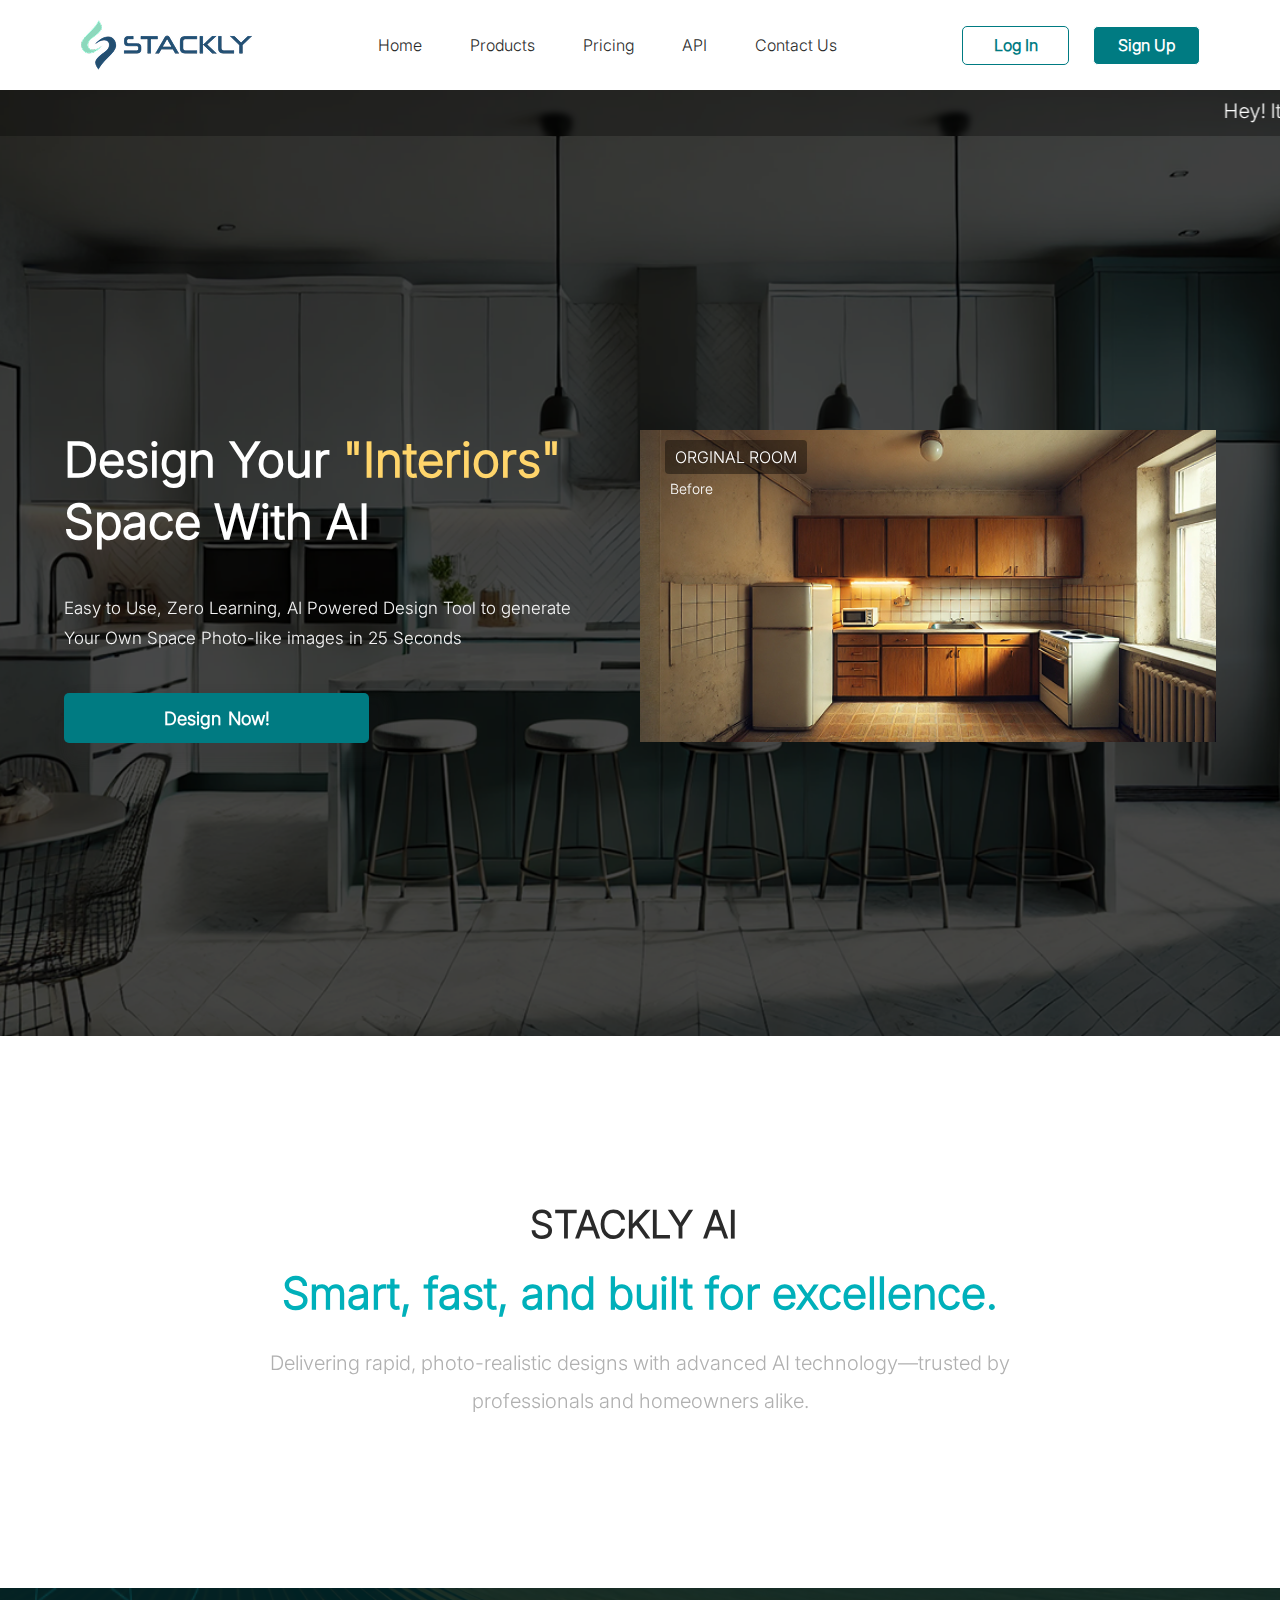
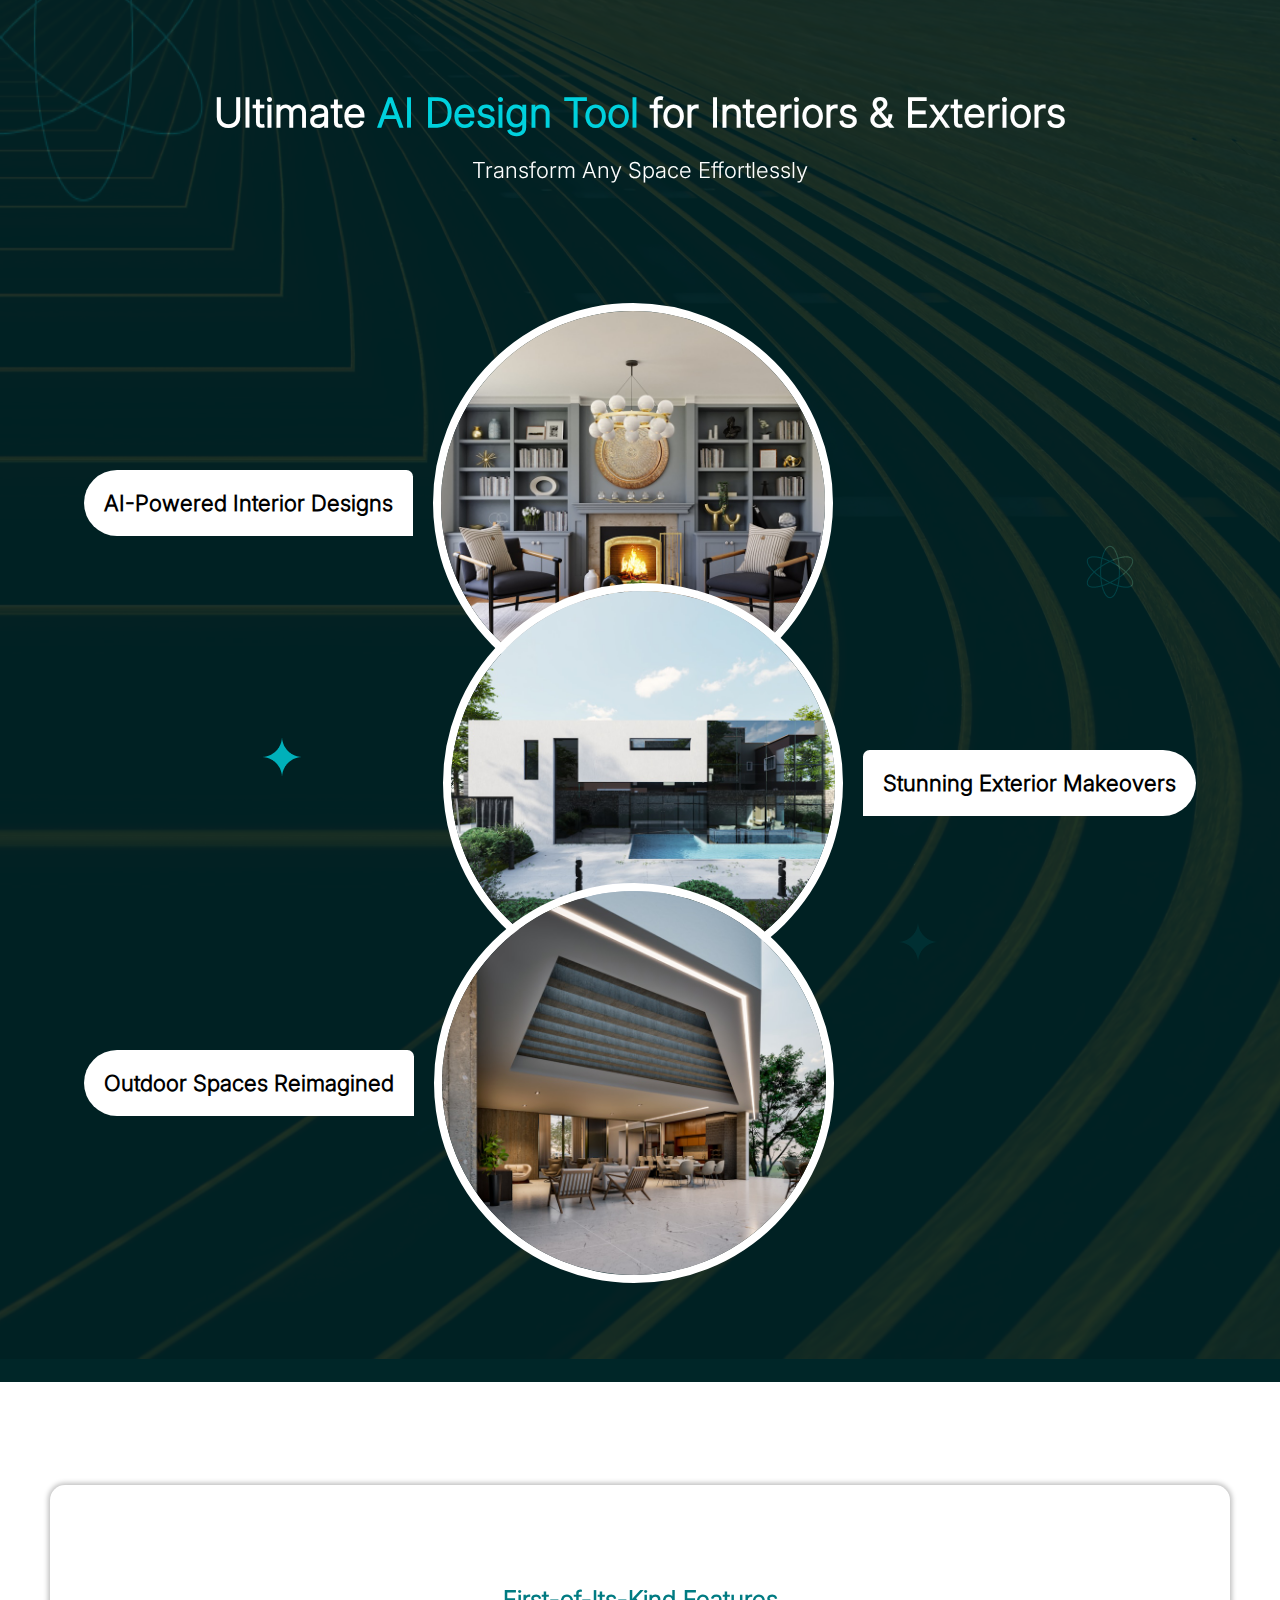
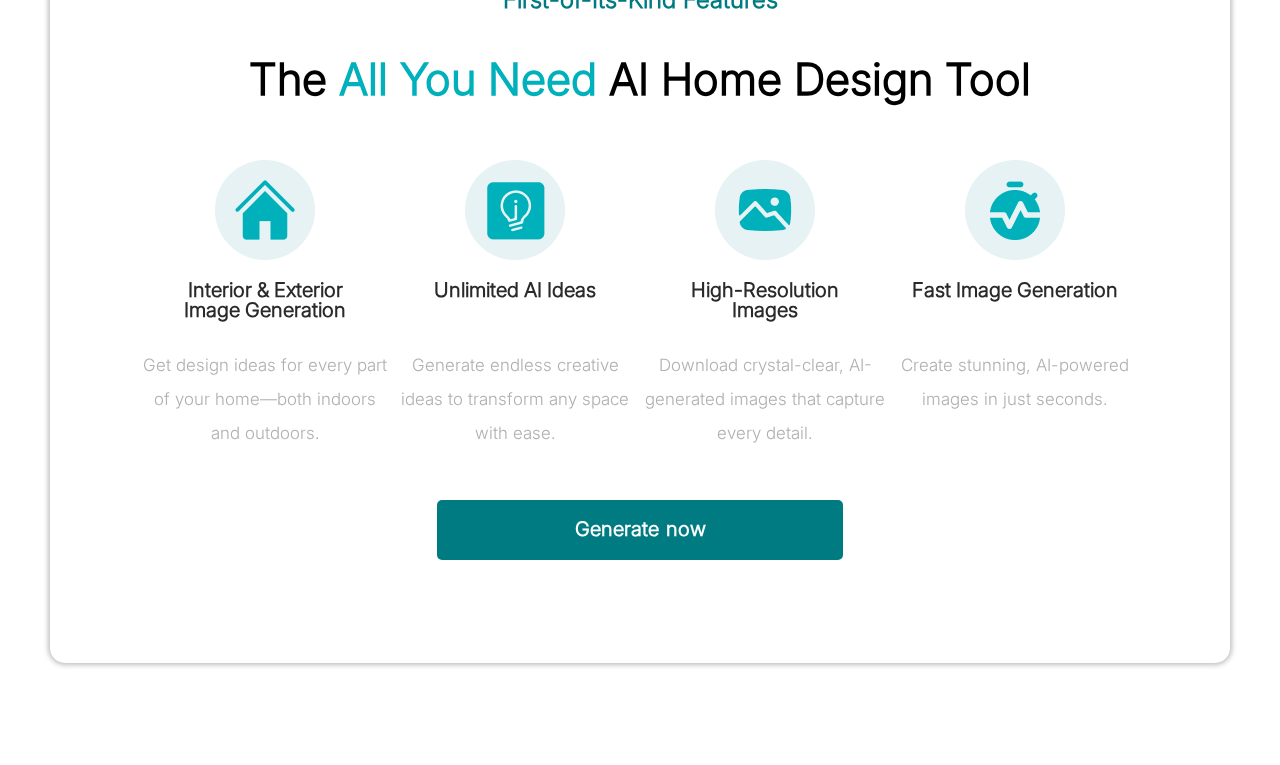
<file: index.html>
<!DOCTYPE html>
<html lang="en">

<head>
    <meta charset="UTF-8">
    <meta name="viewport" content="width=device-width, initial-scale=1.0">
    <title>StacklyAI - Home</title>
    <link rel="stylesheet" href="./home.css">
</head>

<body>

    <!-- header  -->


    <header>
        <img src="./assets/Logo.png" alt="Logo">
        <nav>
            <ul>
                <li><a href="">Home</a></li>
                <li><a href="">Products</a></li>
                <li><a href="">Pricing</a></li>
                <li><a href="">API</a></li>
                <li><a href="">Contact Us</a></li>
                <div class="buttonn">
                    <div class="login"><a href="./logIn.html">Log In</a></div>
                    <div class="signup"><a href="./signUp.html">Sign Up</a></div>
                </div>
            </ul>
        </nav>
        <div class="button">
            <div class="login"><a href="./logIn.html">Log In</a></div>
            <div class="signup"><a href="./signUp.html">Sign Up</a></div>
        </div>

        <div class="menu">
            <div class="line"></div>
            <div class="line"></div>
            <div class="line"></div>
        </div>
    </header> 


    <!-- Banner  -->


    <div class="banner">
        <div class="bac-color">
            

            <div class="marquee">
                <marquee>
                    <p>Hey! It looks like you are from USA . We support Purchasing Power Parity pricing, so enjoy 50%
                        off on your subscription. Use code: abc589
                        Hey! It looks like you are from USA . We support Purchasing Power Parity pricing, so enjoy 50%
                        off on your subscription. Use code: abc589</p>
                </marquee>
            </div>

            <div class="banner_home">
                <div class="banner_text">
                    <h3>Design Your <span>"Interiors"</span><br>Space With AI</h3>
                    <p>Easy to Use, Zero Learning, AI Powered Design Tool to generate Your Own Space Photo-like images
                        in 25 Seconds</p>

                    <div class="banner_button">
                        <p>Design Now!</p>
                    </div>

                </div>
                <div class="banner_img">
                        <div class="banner_cont">

                            <div class="right-btn">
                                <p>ORGINAL ROOM</p>
                            </div>

                            <p>Before</p>

                        </div>
                    </div>
                </div>
            </div>
        </div>
    </div>

    <!-- section2 -->

    <section class="section2">
        <h3>STACKLY AI</h3>
        <h2>Smart, fast, and built for excellence.</h2>
        <p>Delivering rapid, photo-realistic designs with advanced AI technology—trusted by professionals and homeowners
            alike.</p>
    </section>

    <!-- section3 -->
        <section class="section3">
        <div class="bgcolor">
            <div class="bgimg">

                <img src="./assets/home/sec3/arcticons_ai-chat-alt-1.png" alt=""
                    style="position:absolute;width: 240px;height: 240px;top: 0;left: 0;mix-blend-mode: Overlay;">
                <img src="./assets/home/sec3/arcticons_ai-chat-alt-2.png" alt=""
                    style="position:absolute;width: 60px;height: 60px;top: 554px;left: 1080px;mix-blend-mode: Overlay;">
                <img src="./assets/home/sec3/material-icon-theme_gemini-ai.png"
                    style="position:absolute;width: 44px;height: 44px;top: 747px;left: 260px;" alt="">
                <img src="./assets/home/sec3/material-icon-theme_gemini-ai(1).png"
                    style="position:absolute;width: 44px;height: 44px;top: 932px;left: 70%;" alt="">


                <h1>Ultimate <span style="color: #00D1DD;opacity: 100%;">AI Design Tool</span> for Interiors & Exteriors
                </h1>
                <p>Transform Any Space Effortlessly</p>

                <div class="designs">
                    <div class="design design1">

                        <p
                            style="border-top-left-radius: 100px;border-top-right-radius: 20px;border-bottom-left-radius: 100px;">
                            AI-Powered Interior Designs</p>
                        <img src="./assets/home/sec3/design1.jpeg" alt="">

                    </div>
                    <div class="design design2">

                        <img src="./assets/home/sec3/design2.jpeg" alt="">
                        <p
                            style="border-top-right-radius: 100px;border-top-left-radius: 20px;border-bottom-right-radius: 100px;">
                            Stunning Exterior Makeovers</p>

                    </div>
                    <div class="design design3">

                        <p
                            style="border-top-left-radius: 100px;border-top-right-radius: 20px;border-bottom-left-radius: 100px;">
                            Outdoor Spaces Reimagined</p>
                        <img src="./assets/home/sec3/design3.jpeg" alt="">

                    </div>
                </div>

            </div>
        </div>
    </section> 

    <!-- section4 -->
    <section class="section4">
        <div class="innerbox">
            <p>First-of-Its-Kind Features</p>
            <h2>The <span>All You Need</span> AI Home Design Tool</h2>

            <div class="iconbox">

                <div class="icon1">
                    <img src="./assets/home/sec4/1.png" alt="icon1">
                    <h3>Interior & Exterior Image Generation</h3>
                    <p>Get design ideas for every part of your home—both indoors and outdoors.</p>
                </div>

                <div class="icon1">
                    <img src="./assets/home/sec4/2.png" alt="icon1">
                    <h3>Unlimited AI Ideas</h3>
                    <p>Generate endless creative ideas to transform any space with ease.</p>
                </div>

                <div class="icon1">
                    <img src="./assets/home/sec4/3.png" alt="icon1">
                    <h3>High-Resolution Images</h3>
                    <p>Download crystal-clear, AI-generated images that capture every detail.</p>
                </div>

                <div class="icon1">
                    <img src="./assets/home/sec4/4.png" alt="icon1">
                    <h3>Fast Image Generation</h3>
                    <p>Create stunning, AI-powered images in just seconds.</p>
                </div>

            </div>
            <div class="s4button">
                <p><a href="">Generate now</a></p>
            </div>
        </div>
    </section>

    <!-- section5 -->

    <!-- <section class="section5">
        <div class="sec5innerbox">
            <h1>DESIGN YOUR <SPan>FUTURE HOME</SPan></h1>
            <P>Bring your dream home to life! Explore innovative designs, customize every detail, and create a space
                that reflects your style and vision</P>
            <div class="img">
                <img src="./assets/sec5/Frame 182.png" alt="gallery">
            </div>
        </div>
    </section> -->





<script>
   const menu = document.querySelector('.menu');
   const ul = document.querySelector('nav ul');
    
    menu.addEventListener('click', () => {
        ul.classList.toggle('active');
        // menu.classList.toggle('active');
    })
</script>
</body>

</html>
</file>
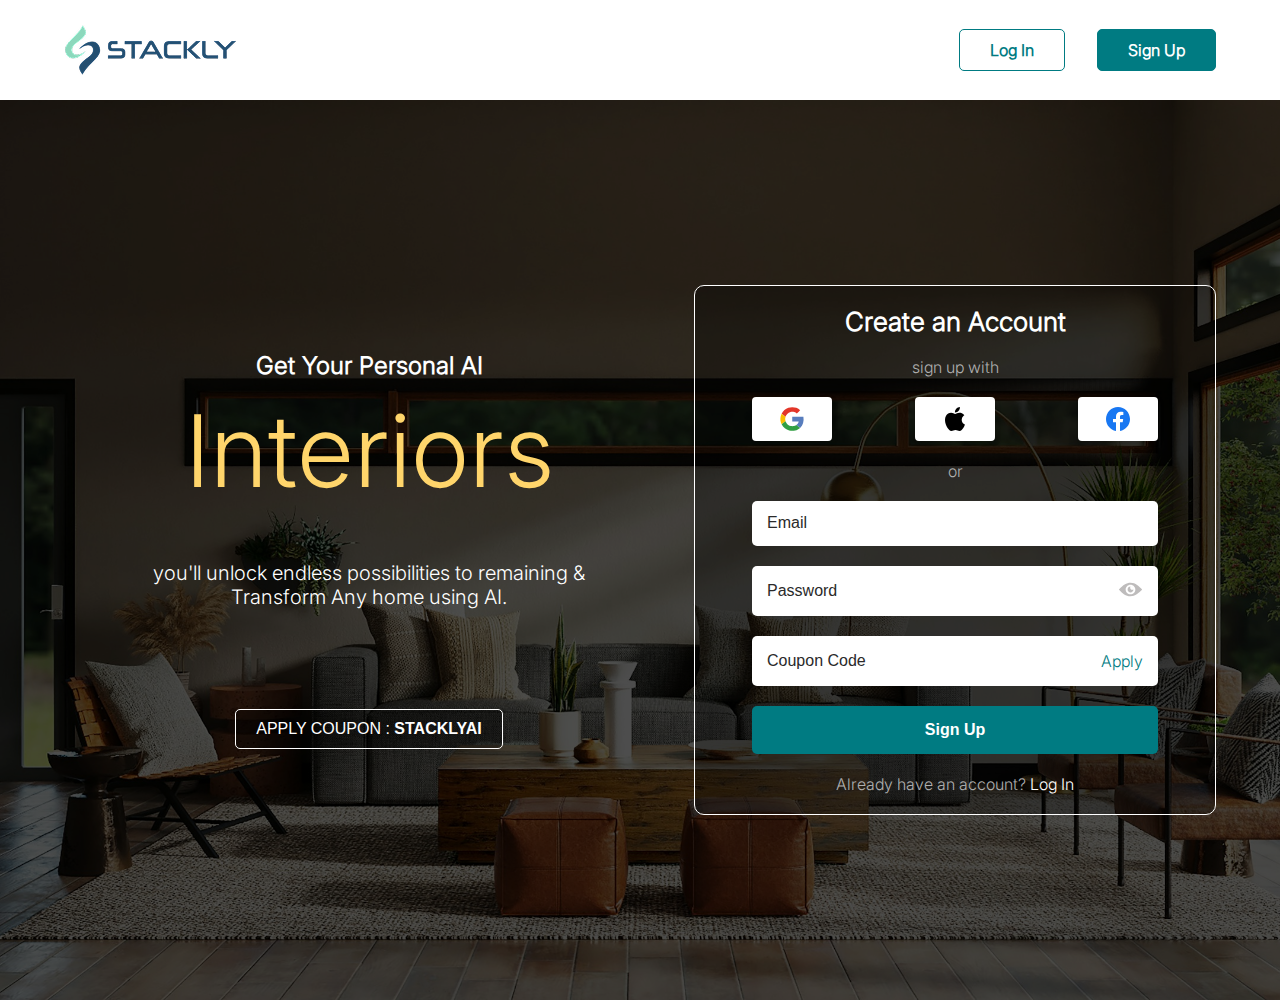
<file: Index.html>
<!DOCTYPE html>
<html lang="en">

<head>
    <meta charset="UTF-8">
    <meta name="viewport" content="width=device-width, initial-scale=1.0">
    <title>Stackly-Sign up</title>
    <link rel="stylesheet" href="./signUp.css">
</head>

<body>

    <!-- signup pg -->
    <div class="title">
        <img src="./assets/Logo.png" alt="logo">
        <div class="btn-grp">
            <a href="./logIn.html"><button class="log">Log In</button></a>
            <a href=""><button class="sign">Sign Up</button></a>
        </div>
    </div>

    <div class="sign-up">
        <div class="black-bg">
            <div class="text-cont">
                <h3>Get Your Personal AI</h3>
                <h1>Interiors</h1>
                <p class="con2">you'll unlock endless possibilities to remaining & Transform Any home using AI.</p>
                <button>
                    APPLY COUPON : <span>STACKLYAI</span>
                </button>
            </div>
            <div class="inp-cont">

                <h3>Create an Account</h3>
                <p class="para1">sign up with</p>
                <div class="social">
                    <a href="#"><button><svg xmlns="http://www.w3.org/2000/svg" width="24" height="24"
                                viewBox="0 0 24 24" fill="none">
                                <g clip-path="url(#clip0_36_40)">
                                    <path
                                        d="M8.36055 0.789371C5.96258 1.62125 3.89457 3.20018 2.46029 5.29425C1.026 7.38832 0.301037 9.88714 0.391883 12.4237C0.482728 14.9602 1.38459 17.4008 2.96501 19.3869C4.54543 21.373 6.72109 22.7999 9.17243 23.4581C11.1598 23.9709 13.2419 23.9934 15.2399 23.5237C17.0499 23.1172 18.7233 22.2476 20.0962 21C21.5251 19.6619 22.5622 17.9596 23.0962 16.0762C23.6765 14.0281 23.7798 11.8742 23.3981 9.78H12.2381V14.4094H18.7012C18.572 15.1477 18.2952 15.8524 17.8873 16.4813C17.4795 17.1102 16.9489 17.6503 16.3274 18.0694C15.5382 18.5914 14.6485 18.9427 13.7156 19.1006C12.7798 19.2746 11.82 19.2746 10.8843 19.1006C9.93591 18.9045 9.03874 18.5131 8.24993 17.9512C6.98271 17.0542 6.0312 15.7799 5.53118 14.31C5.02271 12.8126 5.02271 11.1893 5.53118 9.69187C5.8871 8.64228 6.47549 7.68663 7.25243 6.89625C8.14154 5.97515 9.26718 5.31674 10.5058 4.99326C11.7445 4.66979 13.0484 4.69374 14.2743 5.0625C15.232 5.35648 16.1078 5.87013 16.8318 6.5625C17.5606 5.8375 18.2881 5.11062 19.0143 4.38187C19.3893 3.99 19.7981 3.61687 20.1674 3.21562C19.0622 2.18714 17.765 1.38685 16.3499 0.860622C13.7731 -0.0750226 10.9536 -0.100167 8.36055 0.789371Z"
                                        fill="white" />
                                    <path
                                        d="M8.3607 0.789367C10.9536 -0.100776 13.7731 -0.0762934 16.3501 0.858742C17.7654 1.38855 19.062 2.19269 20.1657 3.22499C19.7907 3.62624 19.3951 4.00124 19.0126 4.39124C18.2851 5.11749 17.5582 5.84124 16.832 6.56249C16.1079 5.87012 15.2321 5.35648 14.2745 5.06249C13.0489 4.69244 11.7451 4.66711 10.5061 4.98926C9.26712 5.31141 8.14079 5.96861 7.2507 6.88874C6.47377 7.67912 5.88538 8.63477 5.52945 9.68437L1.64258 6.67499C3.03384 3.91604 5.44273 1.80566 8.3607 0.789367Z"
                                        fill="#E33629" />
                                    <path
                                        d="M0.611157 9.65624C0.820072 8.62085 1.16691 7.61816 1.64241 6.67499L5.52928 9.69186C5.02081 11.1892 5.02081 12.8126 5.52928 14.31C4.23428 15.31 2.93866 16.315 1.64241 17.325C0.452064 14.9556 0.0890305 12.2559 0.611157 9.65624Z"
                                        fill="#F8BD00" />
                                    <path
                                        d="M12.2381 9.77814H23.3981C23.7799 11.8724 23.6766 14.0263 23.0963 16.0744C22.5623 17.9578 21.5252 19.66 20.0963 20.9981C18.8419 20.0194 17.5819 19.0481 16.3275 18.0694C16.9494 17.6499 17.4802 17.1092 17.8881 16.4796C18.296 15.8501 18.5726 15.1447 18.7013 14.4056H12.2381C12.2363 12.8644 12.2381 11.3213 12.2381 9.77814Z"
                                        fill="#587DBD" />
                                    <path
                                        d="M1.64062 17.325C2.93687 16.325 4.2325 15.32 5.5275 14.31C6.02851 15.7804 6.98138 17.0548 8.25 17.9512C9.04127 18.5105 9.94037 18.8987 10.89 19.0912C11.8257 19.2652 12.7855 19.2652 13.7213 19.0912C14.6542 18.9333 15.5439 18.5821 16.3331 18.06C17.5875 19.0387 18.8475 20.01 20.1019 20.9887C18.7292 22.237 17.0558 23.1073 15.2456 23.5144C13.2476 23.9841 11.1655 23.9616 9.17813 23.4487C7.60632 23.0291 6.13814 22.2892 4.86563 21.2756C3.51874 20.2063 2.41867 18.8587 1.64062 17.325Z"
                                        fill="#319F43" />
                                </g>
                                <defs>
                                    <clipPath id="clip0_36_40">
                                        <rect width="24" height="24" fill="white" />
                                    </clipPath>
                                </defs>
                            </svg></button></a>
                    <a href="#"><button><svg xmlns="http://www.w3.org/2000/svg" width="24" height="24"
                                viewBox="0 0 24 24" fill="none">
                                <path
                                    d="M18.7026 12.7535C18.6719 9.71361 21.2398 8.25549 21.354 8.18348C19.911 6.11931 17.6636 5.83729 16.8629 5.80488C14.9508 5.61527 13.1308 6.90538 12.1594 6.90538C11.1916 6.90538 9.69339 5.83249 8.1067 5.86129C6.02388 5.89129 4.10193 7.04459 3.02858 8.86874C0.862246 12.541 2.47349 17.9835 4.58456 20.9621C5.61615 22.4203 6.84669 24.0584 8.46162 23.9984C10.0164 23.9384 10.6046 23.0155 12.4848 23.0155C14.365 23.0155 14.8943 23.9996 16.5399 23.9696C18.2138 23.9384 19.2737 22.4827 20.2979 21.021C21.483 19.3288 21.9705 17.6907 22 17.6067C21.9632 17.5911 18.7358 16.3826 18.7038 12.7523L18.7026 12.7535ZM15.6103 3.83312C16.4675 2.81663 17.0459 1.40652 16.8875 0C15.6533 0.048004 14.1562 0.804067 13.2708 1.81815C12.4762 2.71823 11.7799 4.15235 11.9666 5.53126C13.3445 5.63687 14.7519 4.8472 15.6103 3.83312Z"
                                    fill="black" />
                            </svg></button></a>
                    <a href="#"><button><svg xmlns="http://www.w3.org/2000/svg" width="24" height="24"
                                viewBox="0 0 24 24" fill="none">
                                <g clip-path="url(#clip0_36_50)">
                                    <mask id="mask0_36_50" style="mask-type:luminance" maskUnits="userSpaceOnUse" x="0"
                                        y="0" width="24" height="24">
                                        <path d="M0 0H24V24H0V0Z" fill="white" />
                                    </mask>
                                    <g mask="url(#mask0_36_50)">
                                        <path fill-rule="evenodd" clip-rule="evenodd"
                                            d="M0 12.067C0 18.034 4.333 22.994 10 24V15.333H7V12H10V9.333C10 6.333 11.933 4.667 14.667 4.667C15.533 4.667 16.467 4.8 17.333 4.933V8H15.8C14.333 8 14 8.733 14 9.667V12H17.2L16.667 15.333H14V24C19.667 22.994 24 18.034 24 12.067C24 5.43 18.6 0 12 0C5.4 0 0 5.43 0 12.067Z"
                                            fill="#1877F2" />
                                    </g>
                                </g>
                                <defs>
                                    <clipPath id="clip0_36_50">
                                        <rect width="24" height="24" fill="white" />
                                    </clipPath>
                                </defs>
                            </svg></button></a>
                </div>
                <p class="para2">or</p>
                <form action="">
                    <input type="email" placeholder="Email" required>

                    <div class="password">
                        <input type="password" id="password" placeholder="Password" required>
                        <span class="svg-cont" onclick="showPassword()">
                            <svg xmlns="http://www.w3.org/2000/svg" width="25" height="15" viewBox="0 0 25 15"
                                fill="none">
                                <path
                                    d="M24.0705 7.51211C21.3277 4.35156 17.5375 0.71875 12.5 0.71875C10.4656 0.71875 8.60078 1.29395 6.63301 2.52305C4.97402 3.56445 3.27266 5.02969 0.935547 7.43945L0.875 7.5L1.28066 7.91777C4.6168 11.3326 7.49883 14.2812 12.5 14.2812C14.71 14.2812 16.8533 13.5607 19.0512 12.0773C20.9221 10.8119 22.5145 9.20742 23.792 7.91172L24.125 7.57871L24.0705 7.51211ZM12.5 12.3438C9.82988 12.3438 7.65625 10.1701 7.65625 7.5C7.65625 4.82988 9.82988 2.65625 12.5 2.65625C15.1701 2.65625 17.3438 4.82988 17.3438 7.5C17.3438 10.1701 15.1701 12.3438 12.5 12.3438Z"
                                    fill="#BEBCBC" />
                                <path
                                    d="M12.1609 5.73203C12.1609 5.31426 12.282 4.9207 12.4939 4.59375C10.8895 4.59375 9.59375 5.90156 9.59375 7.51211C9.59375 9.12266 10.8955 10.4244 12.4939 10.4244C14.0924 10.4244 15.4002 9.12266 15.4002 7.51211C15.0732 7.72402 14.6797 7.84512 14.2619 7.84512C13.1055 7.83906 12.1609 6.89453 12.1609 5.73203Z"
                                    fill="#BEBCBC" />
                            </svg>
                        </span>
                    </div>

                    <div class="coupon">
                        <input type="text" placeholder="Coupon Code " id="coupon">
                        <span id="apply_btn" onclick="applyCoupon()">Apply</span>
                    </div>

                    <input type="submit" value="Sign Up" class="submit-btn">
                    <p class="signUp">Already have an account? <a href="./logIn.html">Log In</a></p>
                </form>

            </div>
        </div>
    </div>


    <script>
        const applyBtn = document.querySelector("#apply_btn");
        const user = document.querySelector("#coupon");
        const passwordInp = document.querySelector("#password");

        const coupon = "STACKLYAI";

        function applyCoupon() {
            let userData = user.value;

            if (coupon == userData) {
                applyBtn.style.color = "green";
                applyBtn.innerHTML = "Coupon Applied";
            } else {
                applyBtn.style.color = "red";
                applyBtn.innerHTML = "Invalid Coupon";
            }
        }

        function showPassword() {
            if (passwordInp.getAttribute("type") === "password") {
                passwordInp.setAttribute("type", "text");
            } else {
                passwordInp.setAttribute("type", "password");
            }
        }
    </script>
</body>

</html>
</file>
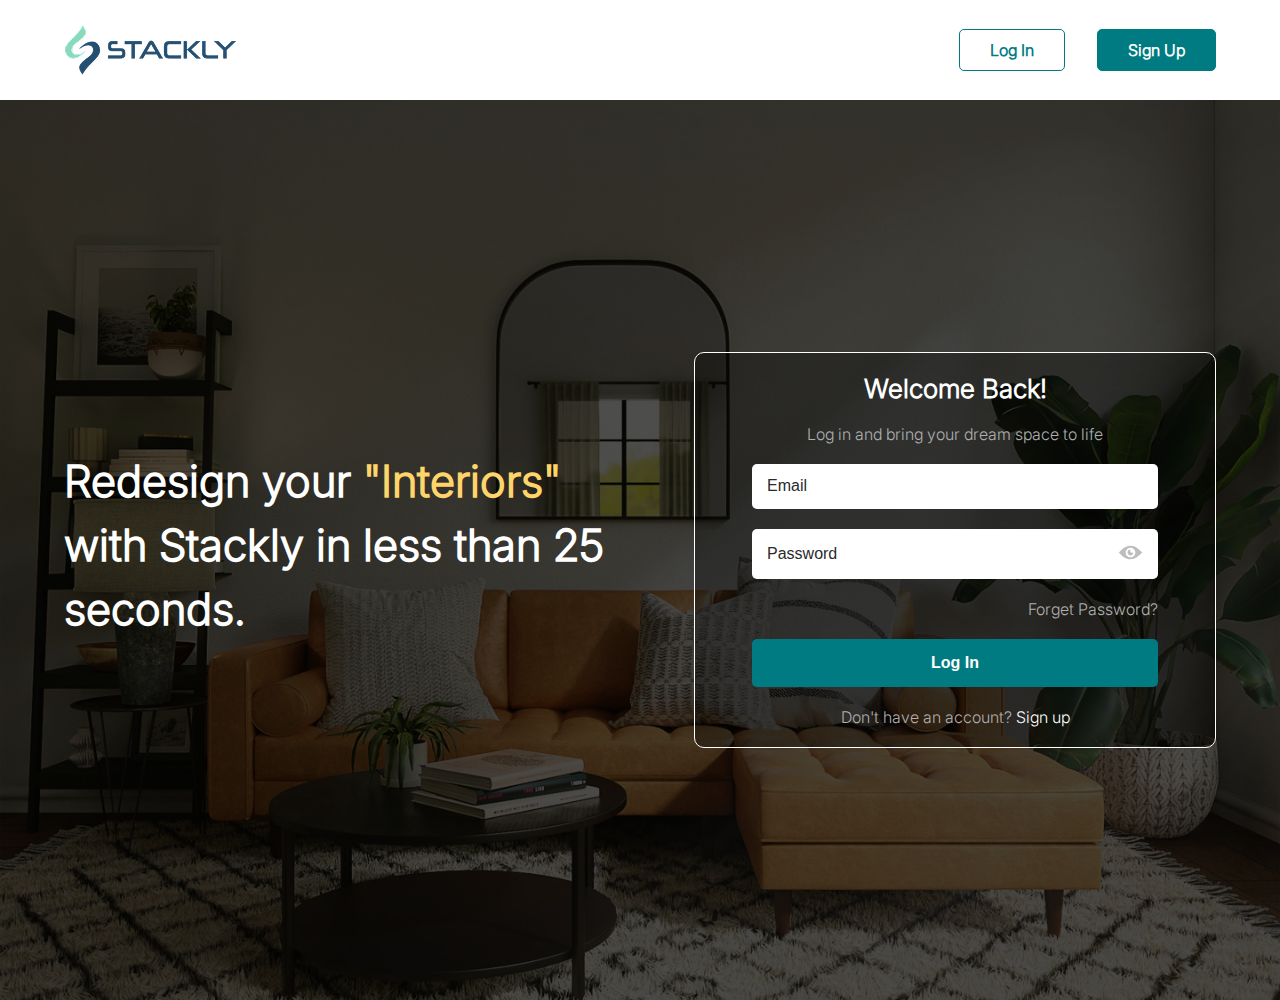
<file: logIn.html>
<!DOCTYPE html>
<html lang="en">

<head>
    <meta charset="UTF-8">
    <meta name="viewport" content="width=device-width, initial-scale=1.0">
    <title>Stackly-Log In</title>
    <link rel="stylesheet" href="./logIn.css">
</head>

<body>

    <div class="title">
        <img src="./assets/Logo.png" alt="logo">
        <div class="btn-grp">
            <a href=""><button class="log">Log In</button></a>
            <a href="./index.html"><button class="sign">Sign Up</button></a>
        </div>
    </div>


    <div class="log-in">
        <div class="black-bg">


            <div class="text-cont">
                <h3>Redesign your <span class="scrollText">"Interiors"</span><br>with Stackly in less than 25 seconds.</h3>

            </div>
            <div class="inp-cont">

                <h3>Welcome Back!</h3>
                <p>Log in and bring your dream space to life</p>

                <form action="" class="login_form">
                    <input type="email" placeholder="Email" required>

                    <div class="password">
                        <input type="password" id="password" placeholder="Password" required>
                        <span class="svg-cont" onclick="showPassword()">
                            <svg xmlns="http://www.w3.org/2000/svg" width="25" height="15" viewBox="0 0 25 15"
                                fill="none">
                                <path
                                    d="M24.0705 7.51211C21.3277 4.35156 17.5375 0.71875 12.5 0.71875C10.4656 0.71875 8.60078 1.29395 6.63301 2.52305C4.97402 3.56445 3.27266 5.02969 0.935547 7.43945L0.875 7.5L1.28066 7.91777C4.6168 11.3326 7.49883 14.2812 12.5 14.2812C14.71 14.2812 16.8533 13.5607 19.0512 12.0773C20.9221 10.8119 22.5145 9.20742 23.792 7.91172L24.125 7.57871L24.0705 7.51211ZM12.5 12.3438C9.82988 12.3438 7.65625 10.1701 7.65625 7.5C7.65625 4.82988 9.82988 2.65625 12.5 2.65625C15.1701 2.65625 17.3438 4.82988 17.3438 7.5C17.3438 10.1701 15.1701 12.3438 12.5 12.3438Z"
                                    fill="#BEBCBC" />
                                <path
                                    d="M12.1609 5.73203C12.1609 5.31426 12.282 4.9207 12.4939 4.59375C10.8895 4.59375 9.59375 5.90156 9.59375 7.51211C9.59375 9.12266 10.8955 10.4244 12.4939 10.4244C14.0924 10.4244 15.4002 9.12266 15.4002 7.51211C15.0732 7.72402 14.6797 7.84512 14.2619 7.84512C13.1055 7.83906 12.1609 6.89453 12.1609 5.73203Z"
                                    fill="#BEBCBC" />
                            </svg>
                        </span>
                    </div>

                    <p class="forget"><a href="">Forget Password?</a></p>
                    <input type="submit" value="Log In" class="login_btn">
                    <p class="log_in">Don't have an account? <a href="./index.html">Sign up</a></p>
                </form>

            </div>
        </div>
    </div>

    <script>
        const passwordInp = document.querySelector("#password");
        const scrollText = document.querySelector(".scrollText");


        function showPassword() {
            if (passwordInp.getAttribute("type") === "password") {
                passwordInp.setAttribute("type", "text");
            } else {
                passwordInp.setAttribute("type", "password");
            }
        }

    const words = [ "Interiors","Living Room", "Balcony","Mini Theatre", "Bedroom", "Kitchen"];
    let index = 0;

    function changeWord() {
        scrollText.classList.remove("scroll-up");
        void scrollText.offsetWidth;
        scrollText.classList.add("scroll-up");

        scrollText.textContent = `"${words[index]}"`;
        index = (index + 1) % words.length;
    }

    setInterval(changeWord, 2000);
        
    </script>

</body>

</html>
</file>
<file: home.css>
* {
  margin: 0;
  padding: 0;
  border: 0;
  box-sizing: border-box;
  font-family: "inter", sans-serif;
}

@font-face {
  font-family: "inter";
  src: url(./assets/fonts/static/Inter_18pt-Light.ttf);
}

header {
  width: 100%;
  height: 90px;
  background-color: #ffffff;
  display: flex;
  justify-content: space-between;
  align-items: center;
  padding: 25px 80px;
  backdrop-filter: blur(6px);
}

header > nav > ul {
  display: flex;
  list-style: none;
  gap: 48px;
}

header > nav > ul > li > a {
  font-size: 16px;
  font-weight: 500;
  color: #2a2a2a;
  cursor: pointer;
  text-decoration: none;
  line-height: 100%;
}

header > nav > ul > li > a:hover {
  color: #007b82;
}

header > nav > ul > li > a.visited {
  color: #007b82;
  font-weight: 700;
}

header > .button {
  display: flex;
  gap: 24px;
}

header > nav > ul > .buttonn {
  display: none;
  gap: 24px;
}
header > nav > ul > .buttonn > .login {
  width: 107px;
  height: 39px;

  font-size: 16px;
  font-weight: 600;
  border-radius: 5px;
  line-height: 100%;

  border: 1px solid #007b82;
  background-color: #ffffff;
  color: #007b82;
  cursor: pointer;

  display: flex;
  justify-content: center;
  align-items: center;
  text-decoration: none;
}

header > nav > ul > .buttonn > .login > a {
  text-decoration: none;
  color: #007b82;
}

header > nav > ul > .buttonn > .login:active {
  background-color: #007b82;
}

header > nav > ul > .buttonn > .login > a:active {
  color: #ffffff;
}

header > nav > ul > .buttonn > .signup {
  width: 107px;
  height: 39px;

  font-size: 16px;
  font-weight: 600;
  border-radius: 5px;
  line-height: 100%;

  border: 1px solid #ffffff;
  background-color: #007b82;
  color: #ffffff;
  cursor: pointer;

  display: flex;
  justify-content: center;
  align-items: center;
  text-decoration: none;
}

header > nav > ul > .buttonn > .signup > a {
  text-decoration: none;
  color: #ffffff;
}

header > nav > ul > .buttonn > .signup:active {
  background-color: #ffffff;
}
header > nav > ul > .buttonn > .signup > a:active {
  color: #007b82;
}

header > .button > .login {
  width: 107px;
  height: 39px;

  font-size: 16px;
  font-weight: 600;
  border-radius: 5px;
  line-height: 100%;

  border: 1px solid #007b82;
  background-color: #ffffff;
  color: #007b82;
  cursor: pointer;

  display: flex;
  justify-content: center;
  align-items: center;
  text-decoration: none;
}

header > .button > .login > a {
  text-decoration: none;
  color: #007b82;
}

header > .button > .login:active {
  background-color: #007b82;
}
header > .button > .login > a:active {
  color: #ffffff;
}
header > .button > .signup {
  width: 107px;
  height: 39px;

  font-size: 16px;
  font-weight: 600;
  border-radius: 5px;
  line-height: 100%;

  border: 1px solid #ffffff;
  background-color: #007b82;
  color: #ffffff;
  cursor: pointer;

  display: flex;
  justify-content: center;
  align-items: center;
  text-decoration: none;
}

header > .button > .signup > a {
  text-decoration: none;
  color: #ffffff;
}

header > .button > .signup:active {
  background-color: #ffffff;
}
header > .button > .signup > a:active {
  color: #007b82;
}

.menu{
  display: none;
  width: 30px;
  height: 30px;
  background-color: #007b82;
  border-radius: 5px;
  cursor: pointer;
}

.menu > .line {
  width: 100%;
  height: 4px;
  background-color: #000000;
  margin: 5px 0;
  transition: all 0.3s ease-in-out;
}
/* .marquee  */

.marquee {
  width: 100%;
  height: 46px;

  display: flex;
  justify-content: center;
  align-items: center;

  background-color: #0000004d;
  backdrop-filter: blur(3px);
}

.marquee > marquee {
  max-width: 1279px;
  width: 100%;
  height: 24px;
}

.marquee > marquee > p {
  max-width: 1320px;
  width: 100%;
  height: 24px;
  font-size: 20px;
  font-weight: 500;
  line-height: 100%;

  color: #ffffff;
}

/* banner  */

.banner {
  background: url("./assets/home/sec1/banner-bg.png");
  background-size: cover;
  background-position: center;
  background-repeat: no-repeat;
  width: 100%;
  height: auto;
}

.bac-color {
  background-color: #0000000f;
}

/* banner_home */

.banner_home {
  padding: 30px 5%;
  width: 100%;
  min-height: 100vh;
  display: flex;
  justify-content: center;
  align-items: center;
}

.banner_text {
  flex: 1;
  min-height: 304px;

  display: flex;
  flex-direction: column;
  justify-content: center;
  align-items: start;
  gap: 40px;
}

.banner_text > h3 {
  max-width: 630px;
  width: 100%;

  font-size: 48px;
  font-weight: 600;
  line-height: 62px;
  color: #ffffff;
}

.banner_text > h3 > span {
  color: #ffd56b;
}

.banner_text > p {
  max-width: 524px;
  width: 100%;

  font-size: 17px;
  font-weight: 500;
  line-height: 30px;
  color: #f5f5f5;
}

.banner_text > .banner_button {
  max-width: 305px;
  width: 100%;
  height: 50px;

  display: flex;
  justify-content: center;
  align-items: center;

  border-radius: 5px;

  background-color: #007b82;
  color: #ffffff;

  box-shadow: 10px 10px 10px 10px #2a2a2a29;
}

.banner_text > .banner_button:hover {
  background-color: #2e9ea4;
  color: #ffffff;
}

.banner_text > .banner_button > p {
  font-size: 18px;
  font-weight: 700;
  line-height: 35px;
  word-spacing: 2px;
  text-align: center;

  color: #ffffff;
}

.banner_home > .banner_img {

  background: url(./assets/home/sec1/banner-home.png);
  background-position: center;
  background-repeat: no-repeat;
  background-size: cover;
  flex: 1;
  min-height: 312px;
  width: 100%;
  height: auto;

  display: flex;
  flex-direction: column;
  justify-content: start;
  align-items: start;
}




.banner_home > .banner_img > {
  width: 100%;
  height: 312px;
}

.banner_home > .banner_img > .banner_cont {
  display: flex;
  flex-direction: column;
  justify-content: start;
  align-items: start;
  gap: 5px;
  /* position: relative;
  top: -300px; */
  padding: 10px 0 0 25px;
}

.banner_home > .banner_img > .banner_cont > .right-btn {
  max-width: 149px;
  width: 100%;
  height: 34px;

  border-radius: 4px;
  padding: 6px 10px;

  background-color: #00000066;

  display: flex;
  justify-content: center;
  align-items: center;
  gap: 10px;

 
}

.banner_home > .banner_img  > .banner_cont > .right-btn > p {
  max-width: 129px;
  width: 100%;
  font-size: 16px;
  font-weight: 500;
  line-height: 140%;
  color: #ffffff;

  z-index: 1;

}

.banner_home > .banner_img  > .banner_cont > p {
  max-width: 44px;
  width: 100%;
  height: 20px;
  font-size: 14px;
  line-height: 140%;
  font-weight: 500;
  color: #ffffff;
  z-index: 1;

  padding-left: 5px;
}

/* section2 */

.section2 {
  width: 100%;
  min-height: 552px;

  display: flex;
  flex-direction: column;
  justify-content: center;
  align-items: center;
  gap: 20px;
}

.section2 > h3 {
  max-width: 220px;
  width: 100%;
  min-height: 46px;

  font-size: 38px;
  font-weight: 600;
  line-height: 100%;
  color: #2a2a2a;
}

.section2 > h2 {
  max-width: 951px;
  width: 100%;
  min-height: 53px;

  font-size: 44px;
  font-weight: 700;
  line-height: 100%;
  text-align: center;
  color: #00b0ba;
}

.section2 > p {
  max-width: 839px;
  width: 100%;
  min-height: 76px;

  font-size: 20px;
  font-weight: 400;
  line-height: 38px;
  text-align: center;

  color: #b0b0b0;
}
/* section3 */
.section3 {
  width: 100%;
  min-height: 1394px;
}

.section3 > .bgcolor {
  width: 100%;
  min-height: 1394px;

  background-color: #002628;
}

.section3 > .bgcolor > .bgimg {
  position: relative;
  width: 100%;
  min-height: 1371px;
  overflow: hidden;
  padding: 100px 5%;
}

.section3 > .bgcolor > .bgimg::before {
  content: "";
  position: absolute;
  top: 0;
  left: 0;
  width: 100%;
  height: 100%;

  background: url("./assets/home/sec3/Bg\ image.png") center/cover no-repeat;
  opacity: 0.3;
  z-index: 0;
}

.section3 > .bgcolor > .bgimg > * {
  position: relative;
  z-index: 1;
}

.section3 > .bgcolor > .bgimg > h1 {
  font-family: inter;
  font-size: 40px;
  font-weight: 700;
  color: white;
  text-align: center;
  margin-bottom: 20px;
}
.section3 > .bgcolor > .bgimg > p {
  font-family: inter;
  font-size: 22px;
  font-weight: 500;
  color: white;
  text-align: center;
}

.section3 > .bgcolor > .bgimg > .designs {
  width: 100%;
  margin-top: 100px;
}

.section3 > .bgcolor > .bgimg > .designs > .design {
  display: flex;
  align-items: center;
  justify-content: center;
  gap: 20px;
}

.section3 > .bgcolor > .bgimg > .designs > .design > img {
  width: 100%;
  height: auto;
  max-width: 400px;
  max-height: 400px;
  border-radius: 300px;
  border: 8px solid white;
}

.section3 > .bgcolor > .bgimg > .designs > .design > p {
  font-family: inter;
  font-size: 22px;
  font-weight: 600;
  color: #000000;
  background-color: #fff;
  padding: 20px;
}

.section3 > .bgcolor > .bgimg > .designs > .design1 {
  position: absolute;
  left: 20px;
  top: 20px;
  animation: entrance 3s ease forwards 3s 1;
}
  @keyframes entrance {
    0% {
      transform: translateX(-100%);
      opacity: 0;
    }
    50% {
      transform: translateX(0);
      opacity: 0.5;
    }
    100% {
      transform: translateX(0);
      opacity: 1;
    }
  }


.section3 > .bgcolor > .bgimg > .designs > .design2 {
  position: absolute;
  right: 20px;
  top: 300px;
  animation: entranceR 3s ease forwards 3s 1;
}
@keyframes entranceR {
  0% {
    transform: translateX(100%);
    opacity: 0;
  }
  50% {
    transform: translateX(0);
    opacity: 0.5;
  }
  100% {
    transform: translateX(0);
    opacity: 1;
  }
}
.section3 > .bgcolor > .bgimg > .designs > .design3 {
  position: absolute;
  left: 20px;
  top: 600px;
  animation: entrance 3s ease forwards 3s 1;
}
/* section4 */

.section4 {
  width: 100%;
  min-height: 983px;

  display: flex;
  justify-content: center;
  align-items: center;

  padding: 50px;
}

.section4 > .innerbox {
  max-width: 1279px;
  width: 100%;
  min-height: 778px;
  padding: 40px 20px;

  background-color: #ffffff;
  box-shadow: 0px 0px 5px 2px #00000040;
  border-radius: 15px;

  display: flex;
  flex-direction: column;
  justify-content: center;
  align-items: center;
  gap: 40px;
}

.section4 > .innerbox > p {
  max-width: 951px;
  width: 100%;
  min-height: 29px;

  font-size: 24px;
  font-weight: 600;
  line-height: 100%;
  text-align: center;

  color: #007b82;
}

.section4 > .innerbox > h2 {
  max-width: 820px;
  width: 100%;
  min-height: 53px;

  font-size: 44px;
  font-weight: 700;
  line-height: 100%;
  text-align: center;

  color: #000000;
}
.section4 > .innerbox > h2 > span {
  color: #00b0ba;
}

.section4 > .innerbox > .iconbox {
  max-width: 1219px;
  width: 100%;
  min-height: 310px;

  display: flex;
  justify-content: center;
  align-items: center;
}

.section4 > .innerbox > .iconbox > .icon1 {
  max-width: 250px;
  width: 100%;
  min-height: 310px;

  display: flex;
  flex-direction: column;
  justify-content: center;
  align-items: center;
  gap: 20px;
}

.section4 > .innerbox > .iconbox > .icon1 > img {
  max-width: 100px;
  width: 100%;
  min-height: 100px;
}

.section4 > .innerbox > .iconbox > .icon1 > h3 {
  max-width: 211px;
  width: 100%;
  min-height: 48px;

  font-size: 20px;
  font-weight: 600;
  line-height: 100%;
  text-align: center;

  color: #2a2a2a;
}

.section4 > .innerbox > .iconbox > .icon1 > p {
  max-width: 250px;
  width: 100%;
  min-height: 102px;

  font-size: 17px;
  font-weight: 500;
  line-height: 34px;
  text-align: center;

  color: #b0b0b0;
}

.section4 > .innerbox > .s4button {
  max-width: 406px;
  width: 100%;
  min-height: 60px;

  border-radius: 5px;

  background-color: #007b82;

  display: flex;
  justify-content: center;
  align-items: center;
}

.section4 > .innerbox > .s4button:hover {
  background-color: #4bb0b5;
}

.section4 > .innerbox > .s4button > p > a {
  max-width: 137px;
  width: 100%;
  min-height: 35px;

  font-size: 20px;
  font-weight: 700;
  line-height: 35px;
  text-align: center;
  word-spacing: 2px;

  color: #ffffff;
  text-decoration: none;
}

/* section5 */

.section5 {
  width: 100%;
  height: 1116px;

  background: url("./assets/home/sec5/banner.png");
  background-position: center;
  object-fit: cover;
  background-size: cover;
  background-repeat: no-repeat;
  background-attachment: scroll;
}

.section5 > .sec5innerbox {
  width: 100%;
  height: 896px;

  display: flex;
  flex-direction: column;
  justify-content: center;
  align-items: center;

  gap: 30px;
}

.section5 > .sec5innerbox > h1 {
  max-width: 688px;
  width: 100%;
  height: 67px;

  font-size: 48px;
  font-weight: 600;
  line-height: 140%;
  text-align: center;

  color: #ffffff;
}

.section5 > .sec5innerbox > h1 > span {
  max-width: 688px;
  width: 100%;
  height: 67px;

  font-size: 48px;
  font-weight: 600;
  line-height: 140%;
  text-align: center;

  color: #00d1dd;
}

.section5 > .sec5innerbox > p {
  max-width: 941px;
  width: 100%;
  height: 76px;

  font-size: 20px;
  font-weight: 500;
  line-height: 38px;
  text-align: center;

  color: #ffffff;
}

.section5 > .sec5innerbox > .img {
  max-width: 250px;
  width: 100%;
  height: 250px;
  border-radius: 2px;

  border: 10px solid white;
  margin-top: 100px;

  background-color: #707070;
}








/* Media Queries */

@media (max-width:1050px){
  header {
    width: 100%;
    height: 90px;
    background-color: #ffffff;
    display: flex;
    justify-content: space-between;
    align-items: center;
    padding: 25px 80px;
    backdrop-filter: blur(6px);
  }
  
  header > nav > ul {
    width: 100vw;
    height: auto;

    display: none;
    flex-direction: column;
    justify-content: center;
    align-items: center;
    padding: 20px 20px;
    list-style: none;
    gap: 20px;
    position:absolute;
    top: 130px;
    left: 0;
    right: 0;
    background-color: #ffffff;
    z-index: 1000; 
    box-shadow: 0px 0px 5px 2px #00000040;
  }
  
  header > nav > ul > li > a {
    font-size: 16px;
    font-weight: 500;
    color: #2a2a2a;
    cursor: pointer;
    text-decoration: none;
    line-height: 100%;
  }
  header > .button {
    display: none;
  }

  header > .menu {
    display: block;
    position: absolute;
    right: 50px;
  }
  header > nav > ul > .buttonn {
    display: flex;
    gap: 24px;
    z-index: 999 !important;
  }


  .active{
    display: flex;
    opacity: 1;
    
    animation: header 1s ease 1 forwards;
  }

  @keyframes header {
    0% {
      transform: translateY(-100%);
      opacity: 0;
    }
    50% {
      transform: translateY(0);
      opacity: 0.2;
    }
    100% {
      transform: translateY(0);
      opacity: 1;
    }
    
  }
  
}

@media (max-width:1000px) {
  header {
    width: 100%;
    height: 90px;
    background-color: #ffffff;
    display: flex;
    justify-content: space-between;
    align-items: center;
    padding: 20px 50px;
    backdrop-filter: blur(6px);
  }
  .banner_home{
    flex-direction: column;
    gap: 30px;
  }
  .section2 {
    width: 100%;
    min-height: 552px;
  
    display: flex;
    flex-direction: column;
    justify-content: center;
    align-items: center;
    gap: 20px;
  }
  
  .section2 > h3 {
    max-width: 220px;
    width: 100%;
    min-height: 46px;
  
    font-size: 35px;
  }
  
  .section2 > h2 {

    font-size: 40px;
  }
  
  .section2 > p {
  
    font-size: 18px;
  }

  .section4 > .innerbox > .iconbox {
    max-width: 1219px;
    width: 100%;
    min-height: 310px;
  
    display: flex;
    flex-wrap: wrap;
    justify-content: center;
    align-items: center;
  }

  .section4 > .innerbox > .iconbox > .icon1 > img {
    max-width: 90px;
    width: 100%;
    min-height: 90px;
  }
}

@media (max-width:800px) {
  .marquee > marquee > p {
    font-size: 15px;
    color: #ffffff;
  }
  .banner_text > h3 {
    
    font-size: 30px;
    color: #ffffff;
  }
  
  .banner_text > h3 > span {
    color: #ffd56b;
  }
  
  .banner_text > p {
    font-size: 15px;
    color: #f5f5f5;
  }
  .banner_text > h3 {
    max-width: 630px;
    width: 100%;
  
    font-size: 38px;
  }
  
  .banner_text > h3 > span {
    color: #ffd56b;
  }
  
  .banner_text > p {
    max-width: 524px;
    width: 100%;
  
    font-size: 15px;
   
  }

  .section2 {
    width: 100%;
    min-height: 552px;
  
    display: flex;
    flex-direction: column;
    justify-content: center;
    align-items: center;
    gap: 20px;
    padding: 10px;
  }
  
  .section2 > h3 {
    max-width: 220px;
    width: 100%;
    min-height: 46px;
  
    font-size: 33px;
    text-align: center;
  }
  
  .section2 > h2 {

    font-size: 35px;
  }
  
  .section2 > p {
  
    font-size: 16px;
  }


  .section3 > .bgcolor > .bgimg > .designs > .design > img {
    width: 100%;
    height: auto;
    max-width: 350px;
    max-height: 350px;
    border-radius: 300px;
    border: 8px solid white;
  }

  .section3 > .bgcolor > .bgimg > .designs > .design > p {
    font-family: inter;
    font-size: 18px;
    font-weight: 600;
    color: #000000;
    background-color: #fff;
    padding: 20px;
  }

  .section4 > .innerbox > p {
    max-width: 951px;
    width: 100%;
    min-height: 29px;
  
    font-size: 22px;
    font-weight: 600;
    line-height: 100%;
    text-align: center;
  
    color: #007b82;
  }
  
  .section4 > .innerbox > h2 {
    max-width: 820px;
    width: 100%;
    min-height: 53px;
  
    font-size: 40px;
    font-weight: 700;
    line-height: 100%;
    text-align: center;
  
    color: #000000;
  }

  .section4{
    padding: 40px;
  }
  .section4 > .innerbox {
    padding: 18px;
  }
  .section4 > .innerbox > .iconbox > .icon1 > img {
    max-width: 85px;
    width: 100%;
    min-height: 85px;
  }
  .section4 > .innerbox > .iconbox > .icon1 > h3 {
    max-width: 211px;
    width: 100%;
    min-height: 48px;
  
    font-size: 18px;
    font-weight: 600;
    line-height: 100%;
    text-align: center;
  
    color: #2a2a2a;
  }
  
  .section4 > .innerbox > .iconbox > .icon1 > p {
    max-width: 250px;
    width: 100%;
    min-height: 102px;
  
    font-size: 15px;
    font-weight: 500;
    line-height: 34px;
    text-align: center;
  
    color: #b0b0b0;
  }
}

@media (max-width:550px){
  .section3 > .bgcolor > .bgimg > .designs > .design > img {
    width: 100%;
    height: auto;
    max-width: 280px;
    max-height: 280px;
    border-radius: 300px;
    border: 8px solid white;
  }

  .section3 > .bgcolor > .bgimg > .designs > .design > p {
    font-family: inter;
    font-size: 15px;
    font-weight: 600;
    color: #000000;
    background-color: #fff;
    padding: 15px;
  }
  .section3 > .bgcolor > .bgimg > h1 {
    font-family: inter;
    font-size: 38px;
    font-weight: 700;
    color: white;
    text-align: center;
    margin-bottom: 20px;
  }
  .section3 > .bgcolor > .bgimg > p {
    font-family: inter;
    font-size: 20px;
    font-weight: 500;
    color: white;
    text-align: center;
  }
  .section3 > .bgcolor > .bgimg > h1 {
    font-family: inter;
    font-size: 36px;
    font-weight: 700;
    color: white;
    text-align: center;
    margin-bottom: 20px;
  }
  .section3 > .bgcolor > .bgimg > p {
    font-family: inter;
    font-size: 20px;
    font-weight: 500;
    color: white;
    text-align: center;
  }

  .section4 > .innerbox > p {
    max-width: 951px;
    width: 100%;
    min-height: 29px;
  
    font-size: 20px;
    font-weight: 600;
    line-height: 100%;
    text-align: center;
  
    color: #007b82;
  }
  
  .section4 > .innerbox > h2 {
    max-width: 820px;
    width: 100%;
    min-height: 53px;
  
    font-size: 40px;
    font-weight: 700;
    line-height: 100%;
    text-align: center;
  
    color: #000000;
  }
  .section4{
    padding: 35px;
  }
  .section4 > .innerbox {
    padding: 16px;
  }
  .section4 > .innerbox > .iconbox > .icon1 > img {
    max-width: 80px;
    width: 100%;
    min-height: 80px;
  }
}

@media (max-width:450px){
 
    .section3 > .bgcolor > .bgimg > .designs > .design > img {
      width: 100%;
      height: auto;
      max-width: 250px;
      max-height: 250px;
      border-radius: 300px;
      border: 8px solid white;
    }
  
    .section3 > .bgcolor > .bgimg > .designs > .design > p {
      font-family: inter;
      font-size: 13px;
      font-weight: 600;
      color: #000000;
      background-color: #fff;
      padding: 12px;
    }

    .section4 > .innerbox > p {
      max-width: 951px;
      width: 100%;
      min-height: 29px;
    
      font-size: 19px;
      font-weight: 600;
      line-height: 100%;
      text-align: center;
    
      color: #007b82;
    }
    
    .section4 > .innerbox > h2 {
      max-width: 820px;
      width: 100%;
      min-height: 53px;
    
      font-size: 38px;
      font-weight: 700;
      line-height: 100%;
      text-align: center;
    
      color: #000000;
    }

    .section4{
      padding: 32px;
    }
    .section4 > .innerbox {
      padding: 15px;
    }
    .section4 > .innerbox > .iconbox > .icon1 > img {
      max-width: 70px;
      width: 100%;
      min-height: 70px;
    }
}
@media (max-width:390px)
 {
    .section3 > .bgcolor > .bgimg > .designs > .design > img {
      width: 100%;
      height: auto;
      max-width: 220px;
      max-height: 220px;
      border-radius: 300px;
      border: 8px solid white;
    }
  
    .section3 > .bgcolor > .bgimg > .designs > .design > p {
      font-family: inter;
      font-size: 12px;
      font-weight: 600;
      color: #000000;
      background-color: #fff;
      padding: 10px;
    }
    .section3 > .bgcolor > .bgimg > h1 {
      font-family: inter;
      font-size: 35px;
      font-weight: 700;
      color: white;
      text-align: center;
      margin-bottom: 20px;
    }
    .section3 > .bgcolor > .bgimg > p {
      font-family: inter;
      font-size: 20px;
      font-weight: 500;
      color: white;
      text-align: center;
    }
    .section4 > .innerbox > p {
      max-width: 951px;
      width: 100%;
      min-height: 29px;
    
      font-size: 18px;
      font-weight: 600;
      line-height: 100%;
      text-align: center;
    
      color: #007b82;
    }
    
    .section4 > .innerbox > h2 {
      max-width: 820px;
      width: 100%;
      min-height: 53px;
    
      font-size: 38px;
      font-weight: 700;
      line-height: 100%;
      text-align: center;
    
      color: #000000;
    }

    .section4{
      padding: 30px;
    }
    .section4 > .innerbox {
      padding: 15px;
    }
    .section4 > .innerbox > .iconbox > .icon1 > img {
      max-width: 60px;
      width: 100%;
      min-height: 60px;
    }
}



@media (max-width:346px)
{
  header {
    width: 100%;
    height: 90px;
    background-color: #ffffff;
    display: flex;
    justify-content: space-between;
    align-items: center;
    padding: 25px 30px;
    backdrop-filter: blur(6px);
  }

  .section3 > .bgcolor > .bgimg > .designs > .design > img {
    width: 100%;
    height: auto;
    max-width: 180px;
    max-height: 180px;
    border-radius: 300px;
    border: 5px solid white;
  }

  .section3 > .bgcolor > .bgimg > .designs > .design > p {
    font-family: inter;
    font-size: 12px;
    font-weight: 600;
    color: #000000;
    background-color: #fff;
    padding: 10px;
  }

  .section4 > .innerbox > p {
    max-width: 951px;
    width: 100%;
    min-height: 29px;
  
    font-size: 16px;
    font-weight: 600;
    line-height: 100%;
    text-align: center;
  
    color: #007b82;
  }
  
  .section4 > .innerbox > h2 {
    max-width: 820px;
    width: 100%;
    min-height: 53px;
  
    font-size: 35px;
    font-weight: 700;
    line-height: 100%;
    text-align: center;
  
    color: #000000;
  }
  .section4{
    padding: 28px;
  }
  .section4 > .innerbox {
    padding: 15px;
  }
  .section4 > .innerbox > .iconbox > .icon1 > img {
    max-width: 50px;
    width: 100%;
    min-height: 50px;
  }
}
</file>
<file: signUp.css>
* {
  margin: 0;
  padding: 0;
  outline: 0;
  border: 0;
  box-sizing: border-box;
}

@font-face {
  font-family: "inter";
  src: url(./assets/fonts/Inter-Italic-VariableFont_opsz\wght.ttf);
}
@font-face {
  font-family: "inters";
  src: url(./assets/fonts/static/Inter_18pt-Light.ttf);
}

.title {
  display: flex;
  align-items: center;
  justify-content: space-between;
  padding: 25px 5%;
}

.title > img {
  width: 172px;
  height: 50px;
}

.title > .btn-grp {
  display: flex;
  align-items: center;
  justify-content: center;
  gap: 32px;
}

.title > .btn-grp > a > button {
  font-family: inters;
  font-size: 16px;
  font-weight: 600;
  padding: 10px 30px;
  border-radius: 5px;
  cursor: pointer;
}

.title > .btn-grp > a > .log {
  color: #007b82;
  border: 1px solid #007b82;
  background-color: white;
}

.title > .btn-grp > a > .sign {
  color: white;
  border: 1px solid #007b82;
  background-color: #007b82;
}

.sign-up {
  background: url("./assets/signUp/bg-img.jpeg");
  background-position: center;
  background-size: cover;
  background-repeat: no-repeat;
}

.sign-up > .black-bg {
  min-height: 100vh;
  background-color: #000000b2;
  padding: 25px 5%;
  display: flex;
  align-items: center;
  justify-content: center;
  gap: 20px;
}

.sign-up > .black-bg > * {
  flex: 1;
}

.sign-up > .black-bg > .text-cont {
  font-family: inters;
  text-align: center;
}

.sign-up > .black-bg > .text-cont > h3 {
  font-weight: 600;
  font-size: 24px;
  margin-bottom: 10px;
  color: #ffffff;
}

.sign-up > .black-bg > .text-cont > h1 {
  font-weight: 500;
  font-size: 100px;
  margin-bottom: 50px;
  color: #ffd56b;
}

.sign-up > .black-bg > .text-cont > p {
  font-weight: 500;
  font-size: 20px;
  margin: 50px auto;
  color: #ffffff;
  max-width: 522px;
}

.sign-up > .black-bg > .text-cont > button {
  border: 1px solid white;
  cursor: pointer;
  font-weight: 500;
  font-size: 16px;
  color: #ffffff;
  margin-top: 50px;
  border-radius: 5px;
  padding: 10px 20px;
  background-color: #0000004d;
}

.sign-up > .black-bg > .text-cont > button > span {
  font-weight: 700;
}

.sign-up > .black-bg > .inp-cont {
  font-family: inters;
  max-width: 522px;
  border-radius: 10px;
  border: 1px solid white;

  display: flex;
  flex-direction: column;
  gap: 20px;
  align-items: center;
  justify-content: center;
  padding: 20px;
  background-color: #0000004d;
}

.sign-up > .black-bg > .inp-cont > h3 {
  font-weight: 600;
  font-size: 26px;
  color: #ffffff;
}

.sign-up > .black-bg > .inp-cont > .para1 {
  font-weight: 500;
  font-size: 16px;
  color: #b0b0b0;
}

.sign-up > .black-bg > .inp-cont > .social {
  display: flex;
  align-items: center;
  justify-content: space-around;
  gap: 10px;
  width: 100%;
}

.sign-up > .black-bg > .inp-cont > .social > a > button {
  width: 80px;
  height: 44px;
  background-color: #ffffff;
  padding: 10px;
  border-radius: 4px;
  cursor: pointer;
  box-shadow: 2px 2px 5px #00000014;
}

.sign-up > .black-bg > .inp-cont > .para2 {
  font-weight: 500;
  font-size: 16px;
  color: #b0b0b0;
}

.sign-up > .black-bg > .inp-cont > form {
  display: flex;
  flex-direction: column;
  gap: 20px;
  align-items: center;
  justify-content: center;
  width: 100%;
}

.sign-up > .black-bg > .inp-cont > form > input {
  max-width: 406px;
  width: 100%;
  border-radius: 5px;
  background-color: white;
  padding: 15px;
}

.sign-up > .black-bg > .inp-cont > form input::placeholder {
  font-size: 16px;
  font-weight: 400;
  color: #2a2a2a;
}

.sign-up > .black-bg > .inp-cont > form > .password {
  max-width: 406px;
  width: 100%;
  border-radius: 5px;
  background-color: white;
  display: flex;
  align-items: center;
  justify-content: center;
  padding: 15px;
}

.sign-up > .black-bg > .inp-cont > form > .password > input {
  flex: 1;
  background-color: white;
}

.sign-up > .black-bg > .inp-cont > form > .password > span {
  cursor: pointer;
}

.sign-up > .black-bg > .inp-cont > form > .coupon {
  max-width: 406px;
  width: 100%;
  border-radius: 5px;
  background-color: white;
  display: flex;
  align-items: center;
  justify-content: center;
  padding: 15px;
}

.sign-up > .black-bg > .inp-cont > form > .coupon > input {
  flex: 1;
  background-color: white;
}

.sign-up > .black-bg > .inp-cont > form > .coupon > span {
  cursor: pointer;
  font-weight: 500;
  font-size: 16px;
  color: #007b82;
}

.sign-up > .black-bg > .inp-cont > form > .submit-btn {
  background-color: #007b82;
  font-size: 16px;
  color: white;
  cursor: pointer;
  font-weight: 700;
}

.sign-up > .black-bg > .inp-cont > form > .signUp {
  font-size: 16px;
  color: #b0b0b0;
  font-weight: 400;
}

.sign-up > .black-bg > .inp-cont > form > .signUp > a {
  text-decoration: none;
  font-weight: 500;
  color: #ffffff;
}

/* Media Queries */

@media (max-width: 1000px) {
  .title {
    padding: 20px;
  }
  .sign-up > .black-bg {
    padding: 20px;
    flex-direction: column;
    gap: 50px;
  }

  .sign-up > .black-bg > .text-cont > h3 {
    margin-bottom: 20px;
  }

  .sign-up > .black-bg > .text-cont > h1 {
    margin-bottom: 20px;
  }

  .sign-up > .black-bg > .text-cont > p {
    margin-bottom: 20px;
  }

  .sign-up > .black-bg > .inp-cont {
    width: 100%;
  }
}

@media (max-width: 500px) {
  .title > img {
    width: 130px;
    height: auto;
  }

  .title > .btn-grp{
    gap: 15px;
  }
  .title > .btn-grp > a > button {
    font-family: inters;
    font-size: 12px;
    font-weight: 600;
    padding: 5px 10px;
    border-radius: 5px;
    cursor: pointer;
  }

  .sign-up > .black-bg > .text-cont > h1{
    font-size: 60px;
  }
  .sign-up > .black-bg > .text-cont > h3 {
    margin-bottom: 10px;
  }

  .sign-up > .black-bg > .text-cont > h1 {
    margin-bottom: 10px;
  }

  .sign-up > .black-bg > .text-cont > p {
    margin-bottom: 10px;
  }
}
</file>
<file: logIn.css>
* {
    margin: 0;
    padding: 0;
    outline: 0;
    border: 0;
    box-sizing: border-box;
  }
  
  @font-face {
    font-family: "inter";
    src: url(./assets/fonts/Inter-Italic-VariableFont_opsz\wght.ttf);
  }
  @font-face {
    font-family: "inters";
    src: url(./assets/fonts/static/Inter_18pt-Light.ttf);
  }
  
  .title {
    display: flex;
    align-items: center;
    justify-content: space-between;
    padding: 25px 5%;
  }
  
  .title > img {
    width: 172px;
    height: 50px;
  }
  
  .title > .btn-grp {
    display: flex;
    align-items: center;
    justify-content: center;
    gap: 32px;
  }
  
  .title > .btn-grp > a > button {
    font-family: inters;
    font-size: 16px;
    font-weight: 600;
    padding: 10px 30px;
    border-radius: 5px;
    cursor: pointer;
  }
  
  .title > .btn-grp > a > .log {
    color: #007b82;
    border: 1px solid #007b82;
    background-color: white;
  }
  
  .title > .btn-grp > a > .sign {
    color: white;
    border: 1px solid #007b82;
    background-color: #007b82;
  }
  
  .log-in {
    background: url("./assets/login/bg-img.jpeg");
    background-position: center;
    background-size: cover;
    background-repeat: no-repeat;
  }
  
  .log-in > .black-bg {
    min-height: 100vh;
    background-color: #000000b2;
    padding: 25px 5%;
    display: flex;
    align-items: center;
    justify-content: center;
    gap: 20px;
  }
  
  .log-in > .black-bg > * {
    flex: 1;
  }
  
  .log-in > .black-bg > .text-cont {
    font-family: inters;
    text-align: center;
    max-width: 631px;
  }
  
  .log-in > .black-bg > .text-cont > h3 {
    font-weight: 600;
    font-size: 44px;
    margin-bottom: 10px;
    color: #ffffff;
    text-align: start;
    line-height: 64px;
  }
  
  .log-in > .black-bg > .text-cont > h3 > span {
    font-weight: 600;
    font-size: 44px;
    margin-bottom: 50px;
    color: #ffd56b;
  }
  
  
  .log-in > .black-bg > .inp-cont {
    font-family: inters;
    max-width: 522px;
    max-height: 459px;
    border-radius: 10px;
    border: 1px solid white;
  
    display: flex;
    flex-direction: column;
    gap: 20px;
    align-items: center;
    justify-content: center;
    padding: 20px;
    background-color: #0000004d;
  }
  
  .log-in > .black-bg > .inp-cont > h3 {
    font-weight: 600;
    font-size: 26px;
    color: #ffffff;
  }
  
  .log-in > .black-bg > .inp-cont > p {
    font-weight: 500;
    font-size: 16px;
    color: #b0b0b0;
  }
  
  
  .log-in > .black-bg > .inp-cont > form {
    display: flex;
    flex-direction: column;
    gap: 20px;
    align-items: center;
    justify-content: center;
    width: 100%;
  }
  
  .log-in > .black-bg > .inp-cont > form > input {
    max-width: 406px;
    width: 100%;
    border-radius: 5px;
    background-color: white;
    padding: 15px;
  }
  
  .log-in > .black-bg > .inp-cont > form input::placeholder {
    font-size: 16px;
    font-weight: 400;
    color: #2a2a2a;
  }
  
  .log-in > .black-bg > .inp-cont > form > .password {
    max-width: 406px;
    width: 100%;
    border-radius: 5px;
    background-color: white;
    display: flex;
    align-items: center;
    justify-content: center;
    padding: 15px;
  }
  
  .log-in > .black-bg > .inp-cont > form > .password > input {
    flex: 1;
    background-color: white;
  }
  
  .log-in > .black-bg > .inp-cont > form > .password > span {
    cursor: pointer;
  }
  
  
  .log-in > .black-bg > .inp-cont > form > .login_btn {
    background-color: #007b82;
    font-size: 16px;
    color: white;
    cursor: pointer;
    font-weight: 700;
  }
  
  .log-in > .black-bg > .inp-cont > form > .log_in {
    font-size: 16px;
    color: #b0b0b0;
    font-weight: 400;
  }

  .log-in > .black-bg > .inp-cont > form > .forget{
    max-width: 406px;
    width: 100%;
    font-size: 16px;
    color: #b0b0b0;
    font-weight: 400;
    text-align: end;
    
  }
  .log-in > .black-bg > .inp-cont > form > .forget > a {
    text-decoration: none;
    font-weight: 500;
    color: #b0b0b0;
  }
  
  .log-in > .black-bg > .inp-cont > form > .log_in > a {
    text-decoration: none;
    font-weight: 500;
    color: #ffffff;
  }
  
  .scrollText {
    height: 10px;
    display: inline-block;
    transition: transform 3s ease, opacity 0.5s ease;
}

.scroll-up {
    animation: scrollUp 3s ease;
}

@keyframes scrollUp {
    0% {
        transform: translateY(100%);
        opacity: 0;
    }
    50% {
        transform: translateY(0%);
        opacity: 1;
    }
    100% {
        transform: translate
    }
  }



  /* Media Queries */
  
  @media (max-width: 1000px) {
    .title {
      padding: 20px;
    }
    .log-in > .black-bg {
      padding: 20px;
      flex-direction: column;
      gap: 50px;
    }
  
    .log-in > .black-bg > .text-cont > h3 {
      margin-bottom: 20px;
    }
  
    .log-in > .black-bg > .text-cont > h1 {
      margin-bottom: 20px;
    }
  
    .log-in > .black-bg > .text-cont > p {
      margin-bottom: 20px;
    }
  
    .log-in > .black-bg > .inp-cont {
      width: 100%;
    }
  }
  
  @media (max-width: 500px) {
    .title > img {
      width: 130px;
      height: auto;
    }
  
    .title > .btn-grp{
      gap: 15px;
    }
    .title > .btn-grp > a > button {
      font-family: inters;
      font-size: 12px;
      font-weight: 600;
      padding: 5px 10px;
      border-radius: 5px;
      cursor: pointer;
    }
  
    .log-in > .black-bg > .text-cont > h1{
      font-size: 60px;
    }
    .log-in > .black-bg > .text-cont > h3 {
      margin-bottom: 10px;
      text-align: center;
    }
  
    .log-in > .black-bg > .text-cont > h1 {
      margin-bottom: 10px;
    }
  
    .log-in > .black-bg > .text-cont > p {
      margin-bottom: 10px;
    }

  }
</file>
